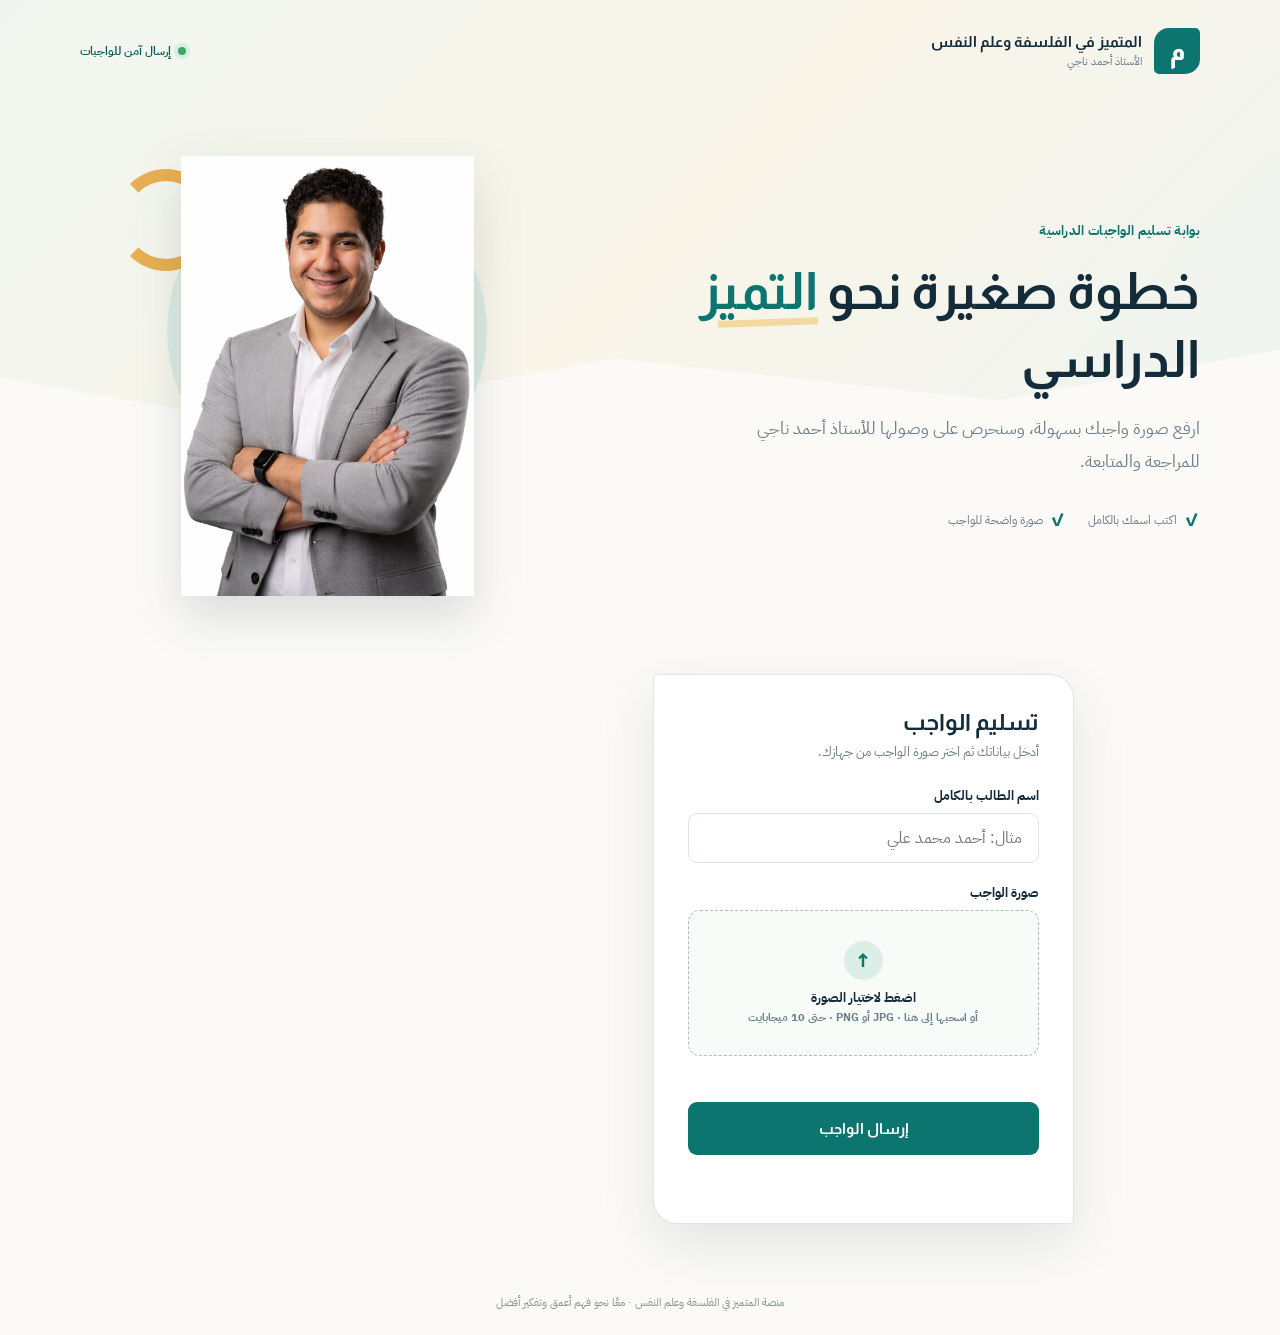
<file: home work/index.html>
<!doctype html>
<html lang="ar" dir="rtl">
<head>
  <meta charset="utf-8">
  <meta name="viewport" content="width=device-width, initial-scale=1">
  <meta name="description" content="منصة المتميز في الفلسفة وعلم النفس - رفع الواجبات الدراسية">
  <title>المتميز في الفلسفة وعلم النفس | رفع الواجب</title>
  <link rel="preconnect" href="https://fonts.googleapis.com">
  <link rel="preconnect" href="https://fonts.gstatic.com" crossorigin>
  <link href="https://fonts.googleapis.com/css2?family=Almarai:wght@400;500;600;700;800&family=IBM+Plex+Sans+Arabic:wght@400;500;600;700&display=swap" rel="stylesheet">
  <style>
    :root {
      --ink: #142b3a;
      --muted: #6b7e89;
      --teal: #0d756f;
      --teal-dark: #075b58;
      --gold: #e8ae51;
      --paper: #fbfaf7;
      --line: #dce5e1;
      --white: #ffffff;
    }

    * { box-sizing: border-box; }
    body {
      margin: 0;
      color: var(--ink);
      background: var(--paper);
      font-family: "IBM Plex Sans Arabic", sans-serif;
    }
    .page { min-height: 100vh; overflow: hidden; position: relative; }
    .page::before {
      content: ""; position: absolute; inset: 0 0 auto; height: 460px; z-index: -1;
      background: linear-gradient(135deg, #f0f6ef 0%, #f9f5e9 53%, #eef4f1 100%);
      clip-path: polygon(0 0, 100% 0, 100% 76%, 78% 87%, 48% 78%, 20% 92%, 0 82%);
    }
    header { max-width: 1180px; margin: auto; padding: 28px 30px; display: flex; align-items: center; justify-content: space-between; }
    .brand { display: flex; align-items: center; gap: 12px; }
    .mark { width: 46px; height: 46px; display: grid; place-items: center; background: var(--teal); color: white; border-radius: 15px 5px 15px 5px; font-family: Almarai, sans-serif; font-weight: 800; font-size: 24px; }
    .brand strong { display: block; font-family: Almarai, sans-serif; font-size: 15px; }
    .brand span { color: var(--muted); display: block; font-size: 11px; margin-top: 3px; }
    .secure { display: flex; align-items: center; gap: 7px; color: var(--teal-dark); font-size: 12px; font-weight: 600; }
    .secure i { width: 8px; height: 8px; border-radius: 50%; background: #41a56c; box-shadow: 0 0 0 4px #d8eee0; }
    main { max-width: 1180px; margin: 54px auto 0; padding: 0 30px 70px; display: grid; grid-template-columns: 1.05fr .95fr; gap: 78px; align-items: center; }
    .intro { padding-top: 2px; }
    .eyebrow { color: var(--teal); font-weight: 700; font-size: 13px; letter-spacing: .3px; margin: 0 0 18px; }
    h1 { font-family: Almarai, sans-serif; font-size: clamp(31px, 4vw, 55px); line-height: 1.32; letter-spacing: 0; margin: 0 0 20px; max-width: 620px; }
    h1 em { font-style: normal; color: var(--teal); position: relative; white-space: nowrap; }
    h1 em::after { content: ""; position: absolute; right: 0; bottom: -6px; width: 84%; height: 7px; background: #f1c978; opacity: .65; z-index: -1; transform: rotate(-2deg); }
    .lead { color: var(--muted); max-width: 500px; font-size: 17px; line-height: 1.9; margin: 0 0 30px; }
    .notes { display: flex; gap: 22px; flex-wrap: wrap; }
    .note { color: var(--muted); font-size: 12px; display: flex; align-items: center; gap: 7px; }
    .note b { color: var(--teal); font-size: 17px; }
    .portrait { min-height: 330px; position: relative; display: flex; align-items: end; justify-content: center; }
    .portrait::before { content: ""; position: absolute; width: 320px; height: 320px; border-radius: 50%; background: #dcece3; top: 15px; right: 50%; transform: translateX(50%); }
    .portrait::after { content: ""; position: absolute; width: 78px; height: 78px; border: 12px solid var(--gold); border-left-color: transparent; border-radius: 50%; top: 13px; left: 7%; }
    .portrait img { position: relative; z-index: 1; width: min(100%, 405px); height: 440px; object-fit: contain; object-position: center bottom; filter: drop-shadow(0 20px 24px rgba(20,43,58,.14)); }
    .form-card { background: rgba(255,255,255,.92); border: 1px solid rgba(220,229,225,.95); box-shadow: 0 20px 55px rgba(21,51,54,.1); padding: 34px; border-radius: 5px 24px 5px 24px; max-width: 520px; justify-self: end; }
    .form-card h2 { font-family: Almarai, sans-serif; font-size: 23px; margin: 0 0 7px; }
    .form-card .sub { color: var(--muted); font-size: 13px; margin: 0 0 25px; }
    label { display: block; font-size: 13px; font-weight: 700; margin-bottom: 8px; }
    input[type="text"] { width: 100%; height: 50px; padding: 0 16px; border: 1px solid var(--line); border-radius: 9px; color: var(--ink); background: #fff; font: inherit; outline: none; transition: border .2s, box-shadow .2s; }
    input[type="text"]:focus { border-color: var(--teal); box-shadow: 0 0 0 4px rgba(13,117,111,.1); }
    .field { margin-bottom: 20px; }
    .dropzone { border: 1.5px dashed #a9c2b9; border-radius: 12px; min-height: 146px; padding: 20px; display: grid; place-items: center; text-align: center; cursor: pointer; background: #f8fcf9; transition: background .2s, border-color .2s; }
    .dropzone:hover, .dropzone.dragging { border-color: var(--teal); background: #eef8f3; }
    .upload-icon { width: 39px; height: 39px; display: grid; place-items: center; margin: 0 auto 8px; border-radius: 50%; background: #dcefe7; color: var(--teal); font-size: 20px; }
    .dropzone strong { display: block; font-size: 13px; }
    .dropzone small { color: var(--muted); font-size: 11px; }
    #file { display: none; }
    .file-name { display: block; color: var(--teal-dark); font-size: 12px; margin-top: 9px; min-height: 17px; }
    .submit { border: 0; width: 100%; height: 53px; border-radius: 9px; color: #fff; background: var(--teal); font: 700 15px Almarai, sans-serif; cursor: pointer; transition: transform .2s, background .2s; }
    .submit:hover { background: var(--teal-dark); transform: translateY(-2px); }
    .submit:disabled { opacity: .65; cursor: wait; transform: none; }
    .status { margin: 14px 0 0; min-height: 20px; text-align: center; font-size: 12px; font-weight: 600; }
    .status.error { color: #b34646; }
    .status.success { color: #258153; }
    footer { text-align: center; color: #82928f; font-size: 11px; padding: 0 20px 24px; }
    @media (max-width: 850px) { header { padding: 22px 20px; } main { margin-top: 30px; padding: 0 20px 45px; grid-template-columns: 1fr; gap: 10px; } .intro { text-align: center; } .lead { margin-left: auto; margin-right: auto; } .notes { justify-content: center; } .portrait { order: -1; min-height: 260px; margin-bottom: -10px; } .portrait::before { width: 245px; height: 245px; top: 5px; } .portrait img { height: 315px; width: 300px; } .portrait::after { width: 58px; height: 58px; border-width: 9px; left: 13%; } .form-card { justify-self: stretch; max-width: none; padding: 27px 21px; } }
    @media (max-width: 430px) { .secure { display: none; } h1 { font-size: 30px; } .lead { font-size: 15px; } }
  </style>
</head>
<body>
  <div class="page">
    <header>
      <div class="brand"><div class="mark">م</div><div><strong>المتميز في الفلسفة وعلم النفس</strong><span>الأستاذ أحمد ناجي</span></div></div>
      <div class="secure"><i></i> إرسال آمن للواجبات</div>
    </header>
    <main>
      <section class="intro">
        <p class="eyebrow">بوابة تسليم الواجبات الدراسية</p>
        <h1>خطوة صغيرة نحو <em>التميز</em> الدراسي</h1>
        <p class="lead">ارفع صورة واجبك بسهولة، وسنحرص على وصولها للأستاذ أحمد ناجي للمراجعة والمتابعة.</p>
        <div class="notes"><span class="note"><b>✓</b> اكتب اسمك بالكامل</span><span class="note"><b>✓</b> صورة واضحة للواجب</span></div>
      </section>
      <section class="portrait" aria-label="الأستاذ أحمد ناجي"><img src="teacher.png" alt="الأستاذ أحمد ناجي"></section>
      <section class="form-card">
        <h2>تسليم الواجب</h2>
        <p class="sub">أدخل بياناتك ثم اختر صورة الواجب من جهازك.</p>
        <form action="https://formsubmit.co/ahmednagy4990@gmail.com" method="POST" enctype="multipart/form-data">
          <input type="hidden" name="_subject" value="واجب جديد من منصة المتميز">
          <input type="hidden" name="_template" value="table">
          <input type="hidden" name="_captcha" value="false">
          <div class="field"><label for="student-name">اسم الطالب بالكامل</label><input id="student-name" name="اسم الطالب" type="text" placeholder="مثال: أحمد محمد علي" required minlength="3"></div>
          <div class="field"><label for="file">صورة الواجب</label><label class="dropzone" id="dropzone" for="file"><span><span class="upload-icon">↑</span><strong>اضغط لاختيار الصورة</strong><small>أو اسحبها إلى هنا · JPG أو PNG · حتى 10 ميجابايت</small></span></label><input id="file" name="attachment" type="file" accept="image/jpeg,image/png,image/webp" required><span class="file-name" id="file-name"></span></div>
          <button class="submit" type="submit" id="submit-button">إرسال الواجب</button>
          <p class="status" id="status" aria-live="polite"></p>
        </form>
      </section>
    </main>
    <footer>منصة المتميز في الفلسفة وعلم النفس · معًا نحو فهم أعمق وتفكير أفضل</footer>
  </div>
  <script>
    const fileInput = document.getElementById('file');
    const dropzone = document.getElementById('dropzone');
    const fileName = document.getElementById('file-name');
    const status = document.getElementById('status');
    const form = document.querySelector('form');
    const submitButton = document.getElementById('submit-button');
    const maxSize = 10 * 1024 * 1024;

    function showFile(file) {
      status.textContent = '';
      status.className = 'status';
      if (!file) return;
      if (!file.type.startsWith('image/') || file.size > maxSize) {
        fileInput.value = '';
        fileName.textContent = '';
        status.textContent = 'يرجى اختيار صورة بحجم لا يتجاوز 10 ميجابايت.';
        status.className = 'status error';
        return;
      }
      fileName.textContent = `تم اختيار: ${file.name}`;
    }

    fileInput.addEventListener('change', () => showFile(fileInput.files[0]));
    ['dragenter', 'dragover'].forEach(eventName => dropzone.addEventListener(eventName, event => { event.preventDefault(); dropzone.classList.add('dragging'); }));
    ['dragleave', 'drop'].forEach(eventName => dropzone.addEventListener(eventName, event => { event.preventDefault(); dropzone.classList.remove('dragging'); }));
    dropzone.addEventListener('drop', event => { fileInput.files = event.dataTransfer.files; showFile(fileInput.files[0]); });
    form.addEventListener('submit', event => {
      if (!fileInput.files.length) { event.preventDefault(); status.textContent = 'اختر صورة الواجب أولًا.'; status.className = 'status error'; return; }
      submitButton.disabled = true;
      submitButton.textContent = 'جارٍ إرسال الواجب...';
    });
  </script>
</body>
</html>
</file>
